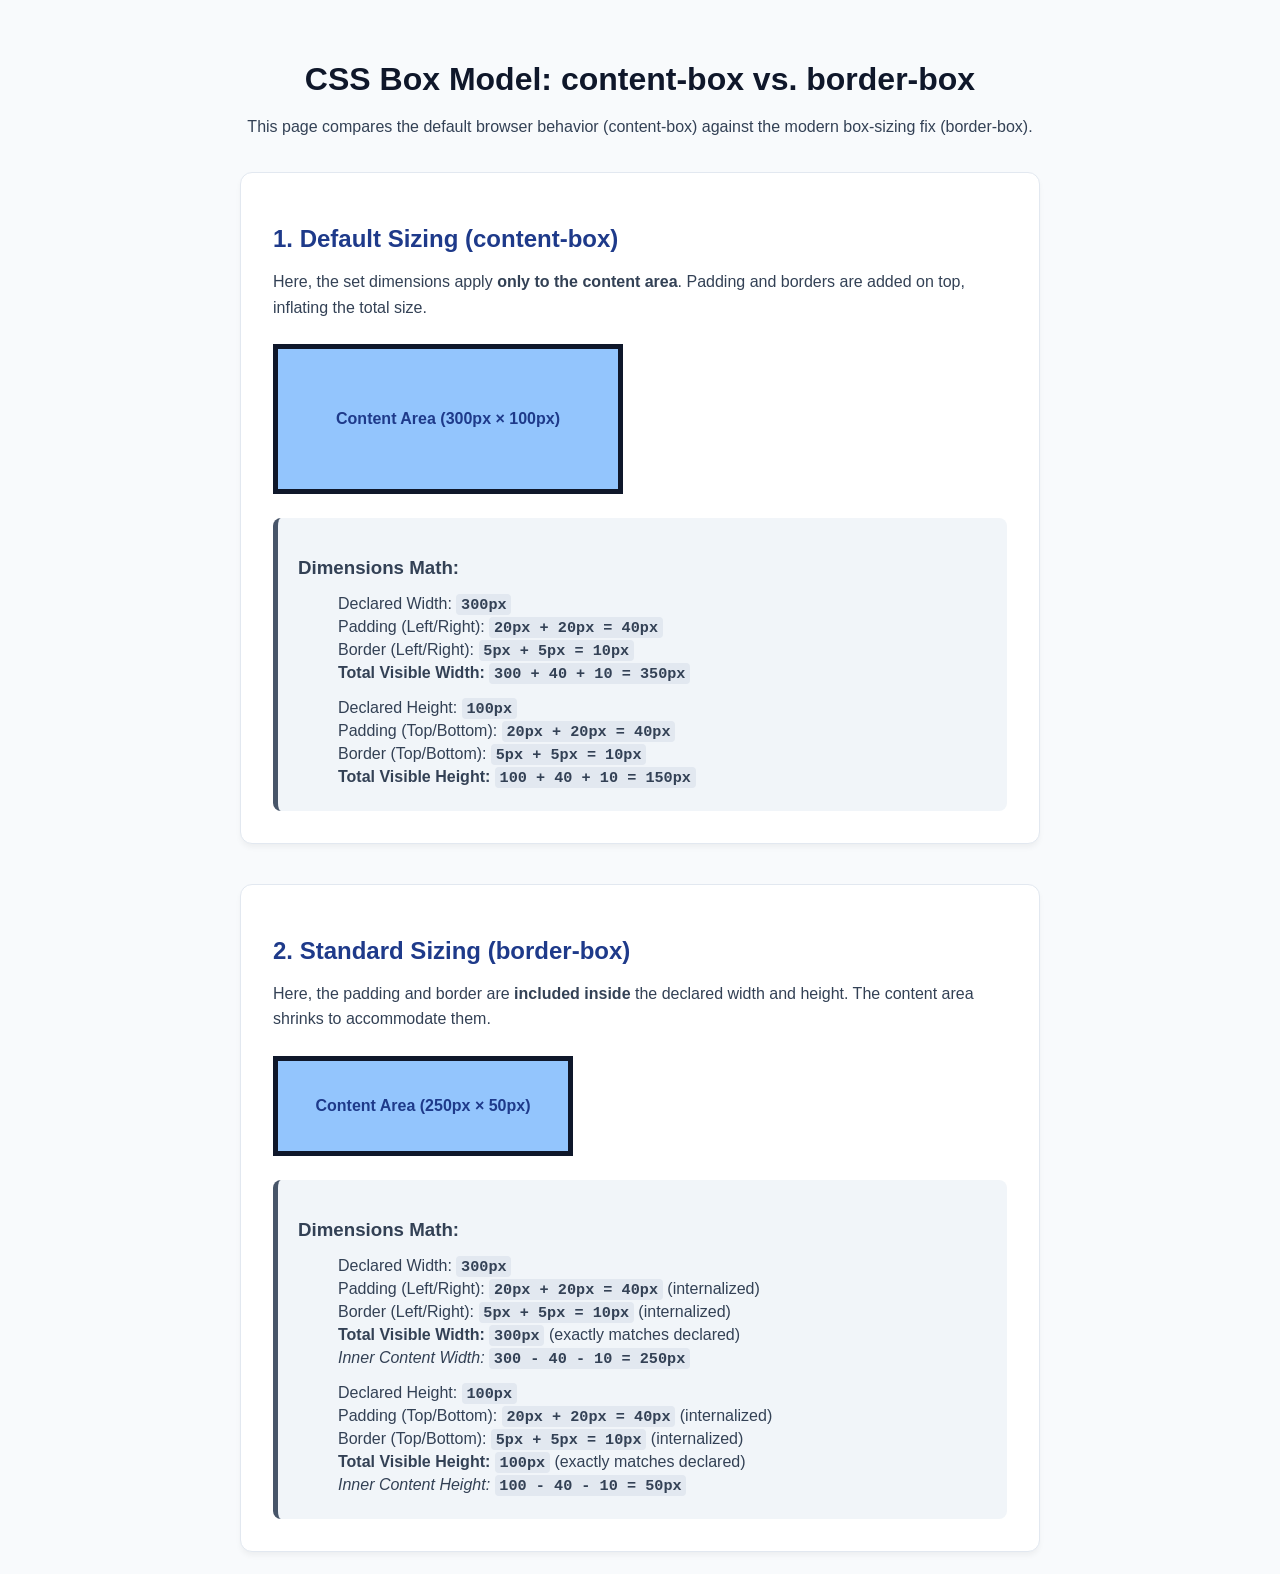
<file: Part_B_Exercises/box_model.html>
<!DOCTYPE html>
<html lang="en">
<head>
    <meta charset="UTF-8">
    <meta name="viewport" content="width=device-width, initial-scale=1.0">
    <meta name="description" content="Demonstration of the CSS Box Model with content-box vs border-box.">
    <title>CSS Box Model Demonstration</title>
    <link rel="stylesheet" href="box_model.css">
</head>
<body>

    <header>
        <h1>CSS Box Model: content-box vs. border-box</h1>
        <p>This page compares the default browser behavior (content-box) against the modern box-sizing fix (border-box).</p>
    </header>

    <main class="container">
        
        <!-- Box 1: content-box -->
        <section class="demo-section">
            <h2>1. Default Sizing (content-box)</h2>
            <p>Here, the set dimensions apply <b>only to the content area</b>. Padding and borders are added on top, inflating the total size.</p>
            
            <div class="box content-box">
                Content Area (300px &times; 100px)
            </div>

            <div class="calculation-card">
                <h3>Dimensions Math:</h3>
                <ul>
                    <li>Declared Width: <code>300px</code></li>
                    <li>Padding (Left/Right): <code>20px + 20px = 40px</code></li>
                    <li>Border (Left/Right): <code>5px + 5px = 10px</code></li>
                    <li><b>Total Visible Width:</b> <code>300 + 40 + 10 = 350px</code></li>
                </ul>
                <ul>
                    <li>Declared Height: <code>100px</code></li>
                    <li>Padding (Top/Bottom): <code>20px + 20px = 40px</code></li>
                    <li>Border (Top/Bottom): <code>5px + 5px = 10px</code></li>
                    <li><b>Total Visible Height:</b> <code>100 + 40 + 10 = 150px</code></li>
                </ul>
            </div>
        </section>

        <!-- Box 2: border-box -->
        <section class="demo-section">
            <h2>2. Standard Sizing (border-box)</h2>
            <p>Here, the padding and border are <b>included inside</b> the declared width and height. The content area shrinks to accommodate them.</p>

            <div class="box border-box">
                Content Area (250px &times; 50px)
            </div>

            <div class="calculation-card">
                <h3>Dimensions Math:</h3>
                <ul>
                    <li>Declared Width: <code>300px</code></li>
                    <li>Padding (Left/Right): <code>20px + 20px = 40px</code> (internalized)</li>
                    <li>Border (Left/Right): <code>5px + 5px = 10px</code> (internalized)</li>
                    <li><b>Total Visible Width:</b> <code>300px</code> (exactly matches declared)</li>
                    <li><i>Inner Content Width:</i> <code>300 - 40 - 10 = 250px</code></li>
                </ul>
                <ul>
                    <li>Declared Height: <code>100px</code></li>
                    <li>Padding (Top/Bottom): <code>20px + 20px = 40px</code> (internalized)</li>
                    <li>Border (Top/Bottom): <code>5px + 5px = 10px</code> (internalized)</li>
                    <li><b>Total Visible Height:</b> <code>100px</code> (exactly matches declared)</li>
                    <li><i>Inner Content Height:</i> <code>100 - 40 - 10 = 50px</code></li>
                </ul>
            </div>
        </section>

    </main>

</body>
</html>
</file>
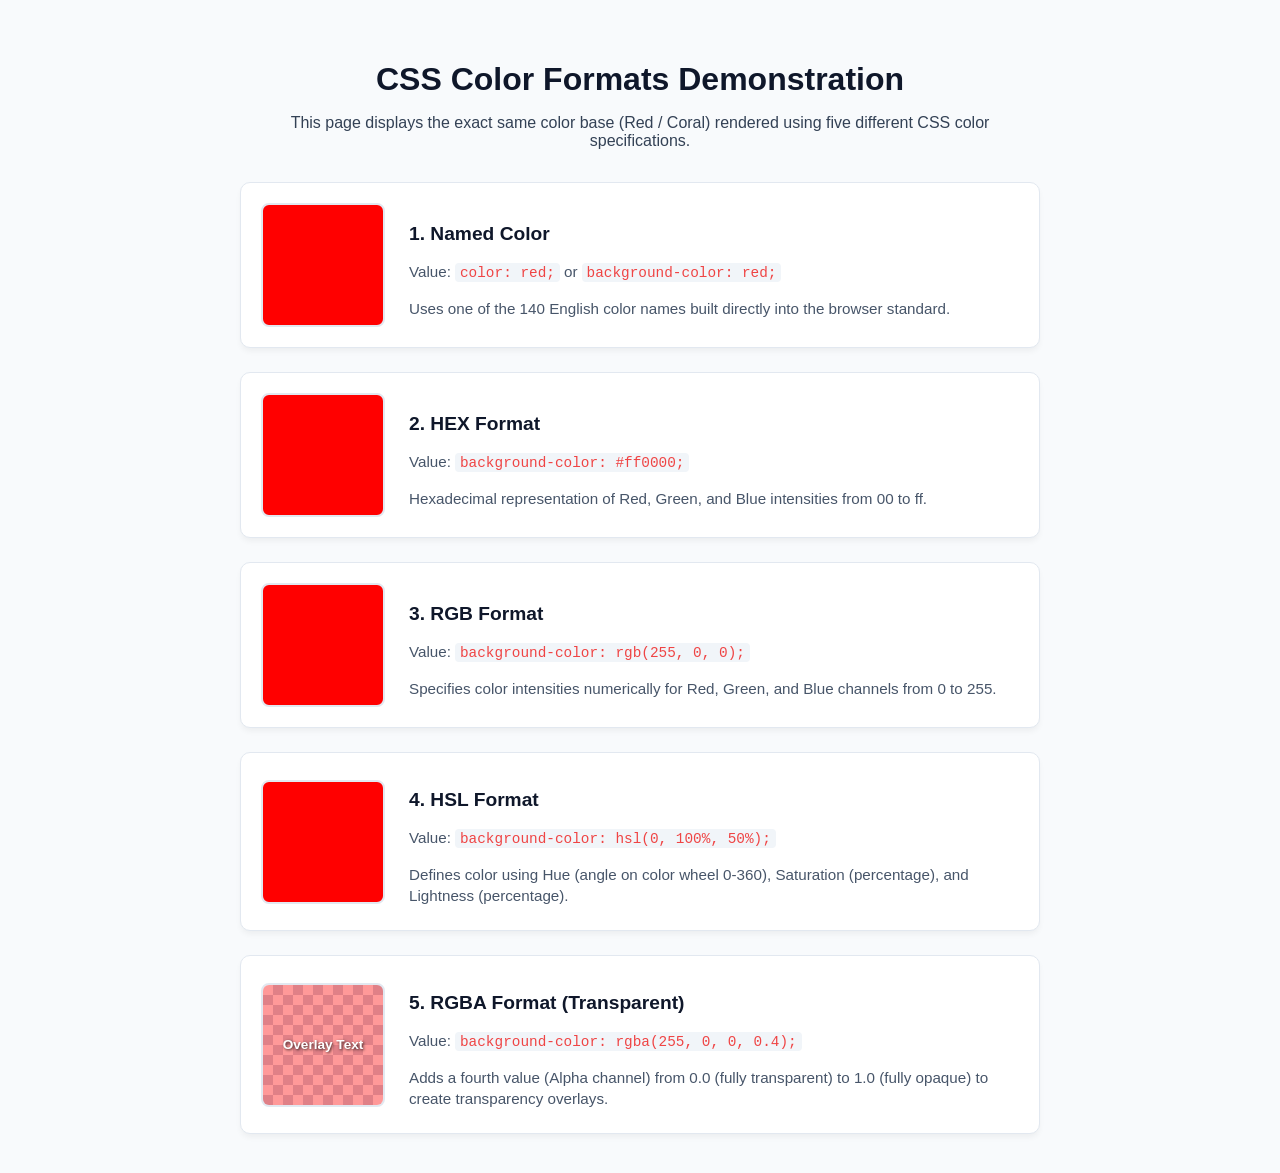
<file: Part_B_Exercises/colors.html>
<!DOCTYPE html>
<html lang="en">
<head>
    <meta charset="UTF-8">
    <meta name="viewport" content="width=device-width, initial-scale=1.0">
    <meta name="description" content="Demonstration of different CSS color formats including named, HEX, RGB, HSL, and RGBA.">
    <title>CSS Color Formats Demonstration</title>
    <link rel="stylesheet" href="colors.css">
</head>
<body>

    <header>
        <h1>CSS Color Formats Demonstration</h1>
        <p>This page displays the exact same color base (Red / Coral) rendered using five different CSS color specifications.</p>
    </header>

    <main class="container">
        
        <!-- Named Color -->
        <div class="color-card">
            <div class="color-box color-named"></div>
            <div class="color-details">
                <h2>1. Named Color</h2>
                <p>Value: <code>color: red;</code> or <code>background-color: red;</code></p>
                <p>Uses one of the 140 English color names built directly into the browser standard.</p>
            </div>
        </div>

        <!-- HEX Color -->
        <div class="color-card">
            <div class="color-box color-hex"></div>
            <div class="color-details">
                <h2>2. HEX Format</h2>
                <p>Value: <code>background-color: #ff0000;</code></p>
                <p>Hexadecimal representation of Red, Green, and Blue intensities from 00 to ff.</p>
            </div>
        </div>

        <!-- RGB Color -->
        <div class="color-card">
            <div class="color-box color-rgb"></div>
            <div class="color-details">
                <h2>3. RGB Format</h2>
                <p>Value: <code>background-color: rgb(255, 0, 0);</code></p>
                <p>Specifies color intensities numerically for Red, Green, and Blue channels from 0 to 255.</p>
            </div>
        </div>

        <!-- HSL Color -->
        <div class="color-card">
            <div class="color-box color-hsl"></div>
            <div class="color-details">
                <h2>4. HSL Format</h2>
                <p>Value: <code>background-color: hsl(0, 100%, 50%);</code></p>
                <p>Defines color using Hue (angle on color wheel 0-360), Saturation (percentage), and Lightness (percentage).</p>
            </div>
        </div>

        <!-- RGBA (Transparent) Color -->
        <div class="color-card">
            <div class="color-box color-rgba">
                <span>Overlay Text</span>
            </div>
            <div class="color-details">
                <h2>5. RGBA Format (Transparent)</h2>
                <p>Value: <code>background-color: rgba(255, 0, 0, 0.4);</code></p>
                <p>Adds a fourth value (Alpha channel) from 0.0 (fully transparent) to 1.0 (fully opaque) to create transparency overlays.</p>
            </div>
        </div>

    </main>

</body>
</html>
</file>
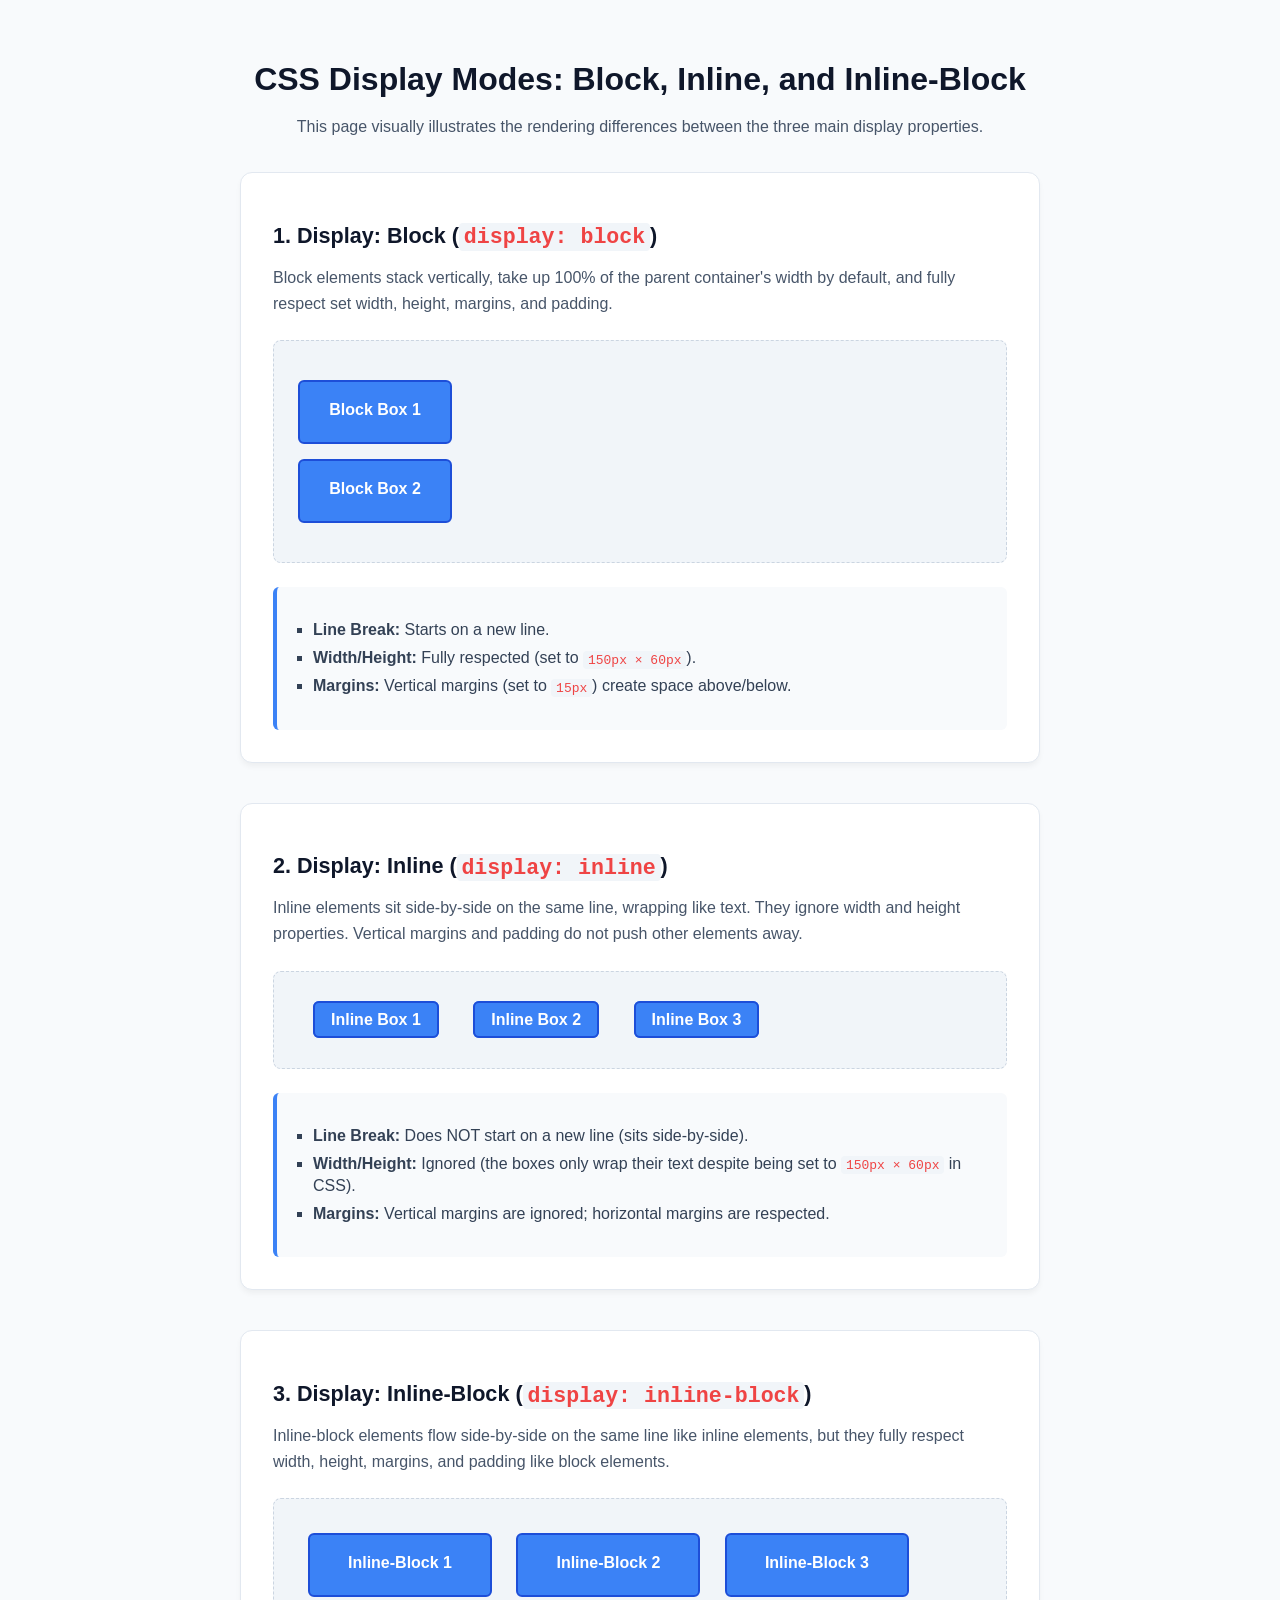
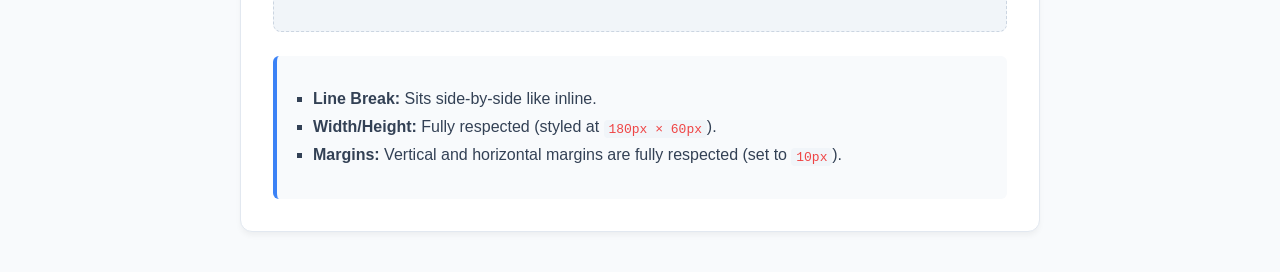
<file: Part_B_Exercises/display_modes.html>
<!DOCTYPE html>
<html lang="en">
<head>
    <meta charset="UTF-8">
    <meta name="viewport" content="width=device-width, initial-scale=1.0">
    <meta name="description" content="Demonstration of block, inline, and inline-block display modes in CSS.">
    <title>CSS Display Modes Demonstration</title>
    <link rel="stylesheet" href="display_modes.css">
</head>
<body>

    <header>
        <h1>CSS Display Modes: Block, Inline, and Inline-Block</h1>
        <p>This page visually illustrates the rendering differences between the three main display properties.</p>
    </header>

    <main class="container">

        <!-- 1. display: block -->
        <section class="display-section">
            <h2>1. Display: Block (<code>display: block</code>)</h2>
            <p>Block elements stack vertically, take up 100% of the parent container's width by default, and fully respect set width, height, margins, and padding.</p>
            <div class="demo-wrapper">
                <div class="block-box">Block Box 1</div>
                <div class="block-box">Block Box 2</div>
            </div>
            <div class="feature-notes">
                <ul>
                    <li><b>Line Break:</b> Starts on a new line.</li>
                    <li><b>Width/Height:</b> Fully respected (set to <code>150px &times; 60px</code>).</li>
                    <li><b>Margins:</b> Vertical margins (set to <code>15px</code>) create space above/below.</li>
                </ul>
            </div>
        </section>

        <!-- 2. display: inline -->
        <section class="display-section">
            <h2>2. Display: Inline (<code>display: inline</code>)</h2>
            <p>Inline elements sit side-by-side on the same line, wrapping like text. They ignore width and height properties. Vertical margins and padding do not push other elements away.</p>
            <div class="demo-wrapper inline-wrapper">
                <span class="inline-box">Inline Box 1</span>
                <span class="inline-box">Inline Box 2</span>
                <span class="inline-box">Inline Box 3</span>
            </div>
            <div class="feature-notes">
                <ul>
                    <li><b>Line Break:</b> Does NOT start on a new line (sits side-by-side).</li>
                    <li><b>Width/Height:</b> Ignored (the boxes only wrap their text despite being set to <code>150px &times; 60px</code> in CSS).</li>
                    <li><b>Margins:</b> Vertical margins are ignored; horizontal margins are respected.</li>
                </ul>
            </div>
        </section>

        <!-- 3. display: inline-block -->
        <section class="display-section">
            <h2>3. Display: Inline-Block (<code>display: inline-block</code>)</h2>
            <p>Inline-block elements flow side-by-side on the same line like inline elements, but they fully respect width, height, margins, and padding like block elements.</p>
            <div class="demo-wrapper">
                <div class="inline-block-box">Inline-Block 1</div>
                <div class="inline-block-box">Inline-Block 2</div>
                <div class="inline-block-box">Inline-Block 3</div>
            </div>
            <div class="feature-notes">
                <ul>
                    <li><b>Line Break:</b> Sits side-by-side like inline.</li>
                    <li><b>Width/Height:</b> Fully respected (styled at <code>180px &times; 60px</code>).</li>
                    <li><b>Margins:</b> Vertical and horizontal margins are fully respected (set to <code>10px</code>).</li>
                </ul>
            </div>
        </section>

    </main>

</body>
</html>
</file>
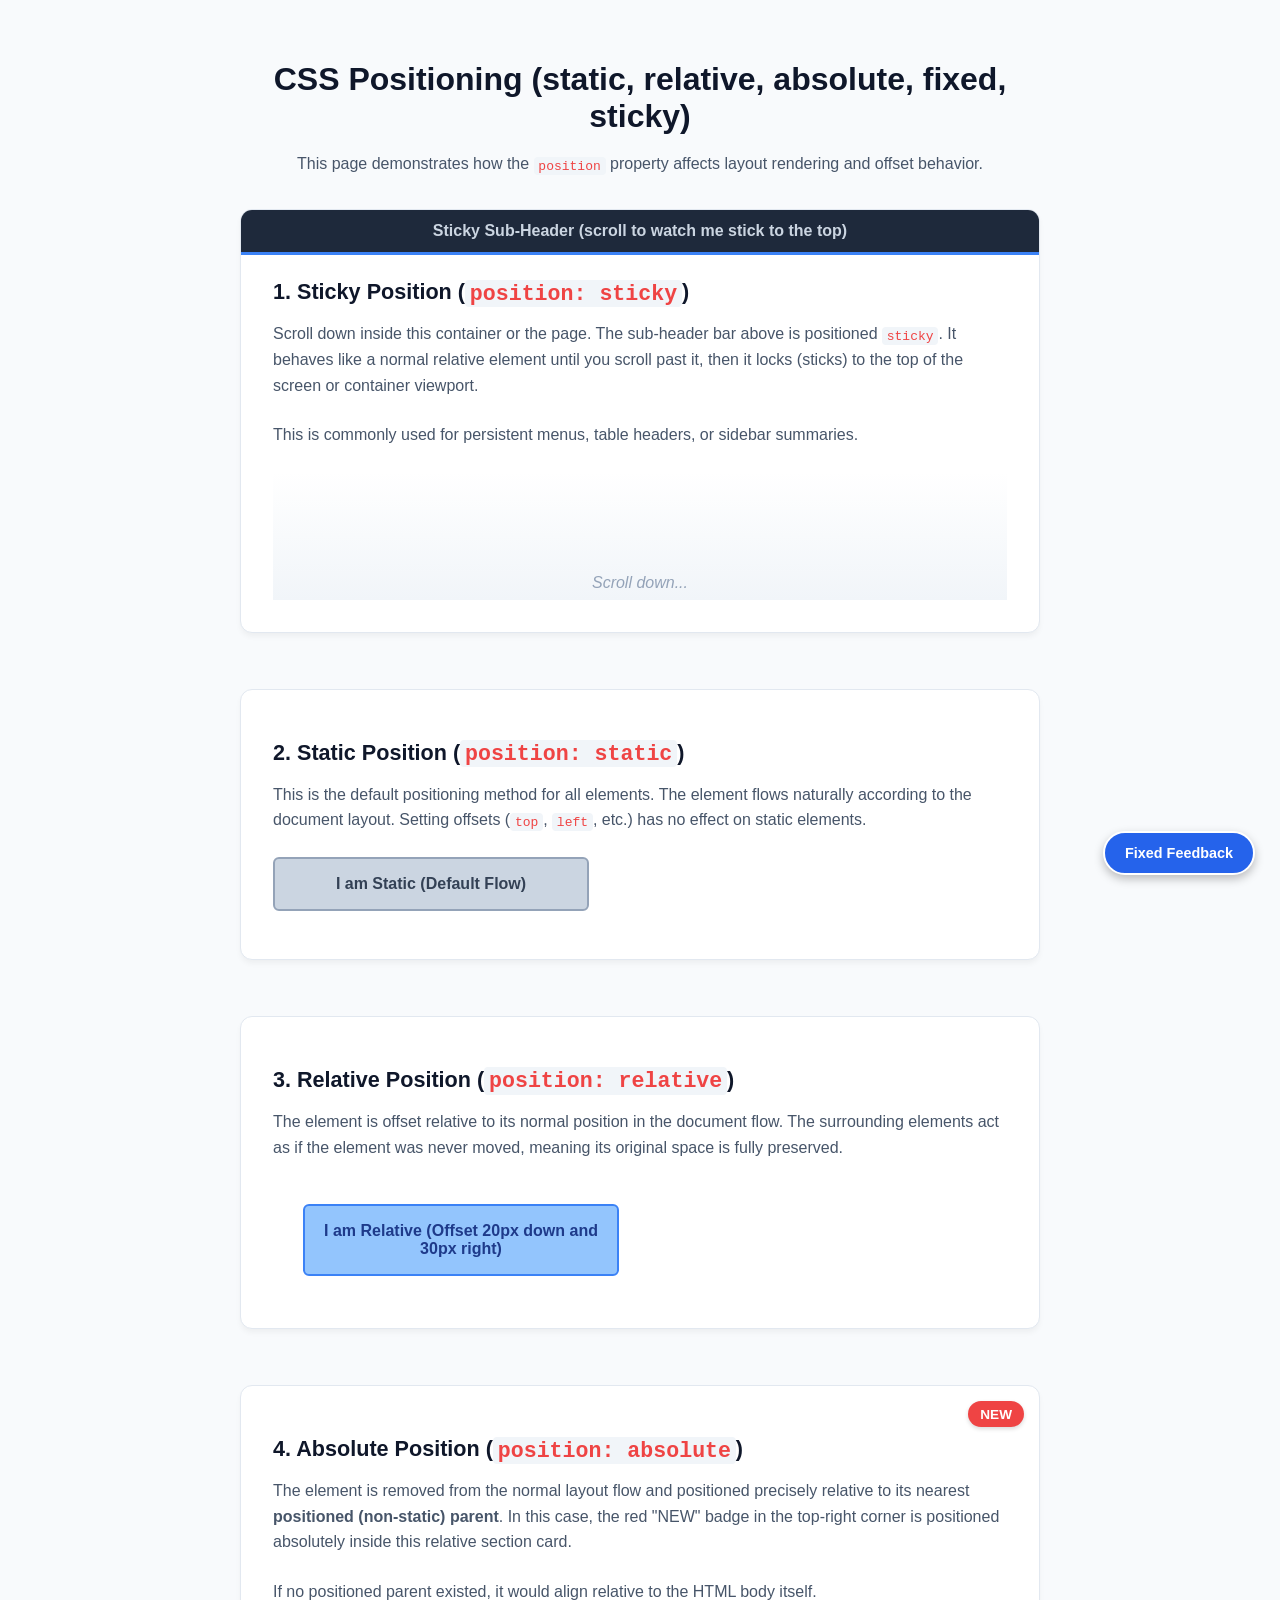
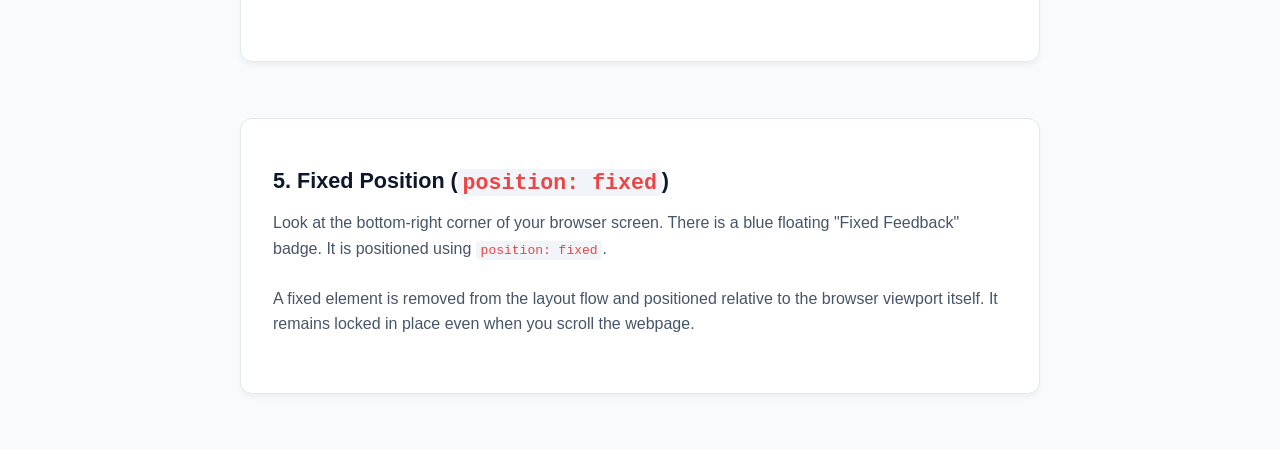
<file: Part_B_Exercises/positioning.html>
<!DOCTYPE html>
<html lang="en">
<head>
    <meta charset="UTF-8">
    <meta name="viewport" content="width=device-width, initial-scale=1.0">
    <meta name="description" content="Demonstration of the five CSS position properties.">
    <title>CSS Positioning Demonstration</title>
    <link rel="stylesheet" href="positioning.css">
</head>
<body>

    <!-- Static Header -->
    <header>
        <h1>CSS Positioning (static, relative, absolute, fixed, sticky)</h1>
        <p>This page demonstrates how the <code>position</code> property affects layout rendering and offset behavior.</p>
    </header>

    <!-- Fixed Element (Floating Feedback Button) -->
    <div class="fixed-badge">
        Fixed Feedback
    </div>

    <main class="container">

        <!-- Sticky Header Demo Container -->
        <section class="demo-card sticky-container">
            <!-- Sticky Element -->
            <div class="sticky-bar">
                Sticky Sub-Header (scroll to watch me stick to the top)
            </div>
            
            <div class="card-content">
                <h2>1. Sticky Position (<code>position: sticky</code>)</h2>
                <p>Scroll down inside this container or the page. The sub-header bar above is positioned <code>sticky</code>. It behaves like a normal relative element until you scroll past it, then it locks (sticks) to the top of the screen or container viewport.</p>
                <p>This is commonly used for persistent menus, table headers, or sidebar summaries.</p>
                <div class="scroll-filler">Scroll down...</div>
            </div>
        </section>

        <!-- Static Positioning -->
        <section class="demo-card">
            <h2>2. Static Position (<code>position: static</code>)</h2>
            <p>This is the default positioning method for all elements. The element flows naturally according to the document layout. Setting offsets (<code>top</code>, <code>left</code>, etc.) has no effect on static elements.</p>
            <div class="box-static">
                I am Static (Default Flow)
            </div>
        </section>

        <!-- Relative Positioning -->
        <section class="demo-card">
            <h2>3. Relative Position (<code>position: relative</code>)</h2>
            <p>The element is offset relative to its normal position in the document flow. The surrounding elements act as if the element was never moved, meaning its original space is fully preserved.</p>
            <div class="box-relative">
                I am Relative (Offset 20px down and 30px right)
            </div>
        </section>

        <!-- Absolute Positioning (Badge inside Relative Parent) -->
        <section class="demo-card relative-parent">
            <!-- Absolute Element -->
            <div class="absolute-badge">
                NEW
            </div>

            <h2>4. Absolute Position (<code>position: absolute</code>)</h2>
            <p>The element is removed from the normal layout flow and positioned precisely relative to its nearest <b>positioned (non-static) parent</b>. In this case, the red "NEW" badge in the top-right corner is positioned absolutely inside this relative section card.</p>
            <p>If no positioned parent existed, it would align relative to the HTML body itself.</p>
        </section>

        <!-- Fixed Positioning Info -->
        <section class="demo-card">
            <h2>5. Fixed Position (<code>position: fixed</code>)</h2>
            <p>Look at the bottom-right corner of your browser screen. There is a blue floating "Fixed Feedback" badge. It is positioned using <code>position: fixed</code>.</p>
            <p>A fixed element is removed from the layout flow and positioned relative to the browser viewport itself. It remains locked in place even when you scroll the webpage.</p>
        </section>

    </main>

</body>
</html>
</file>
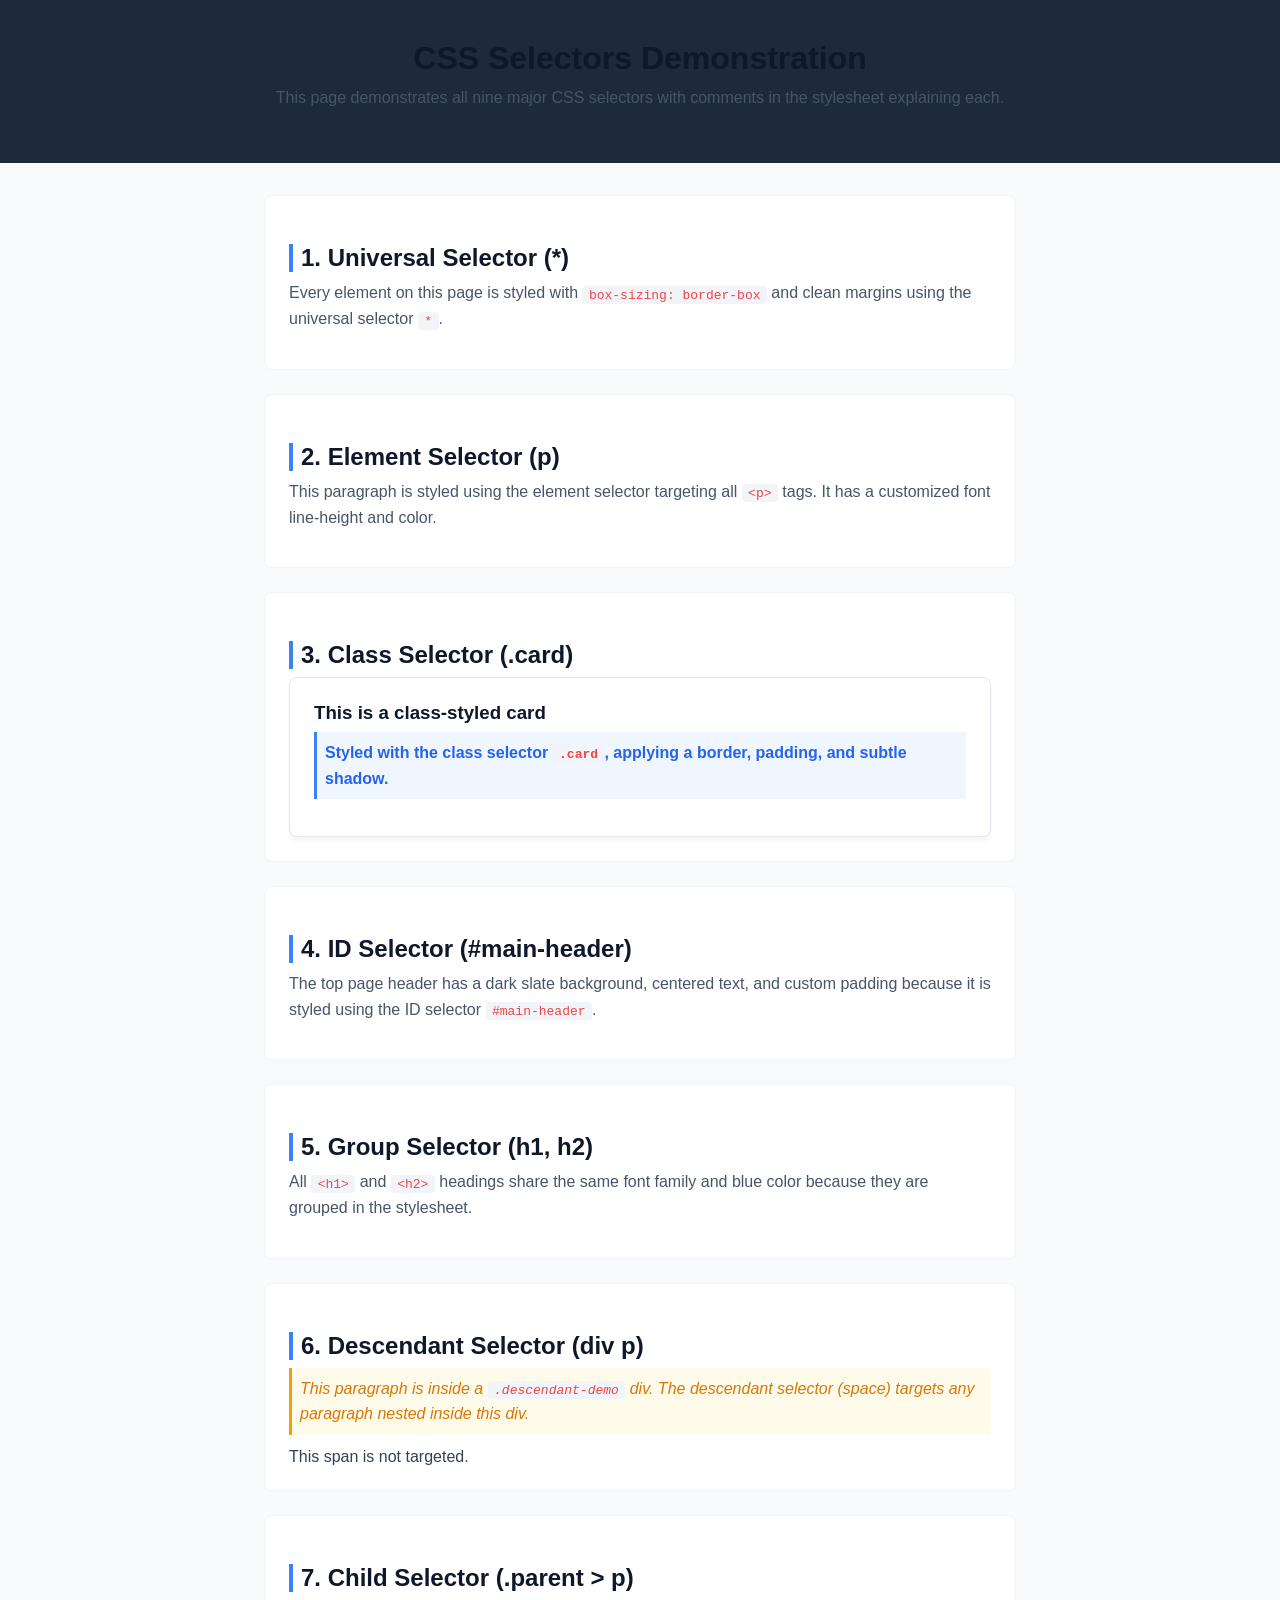
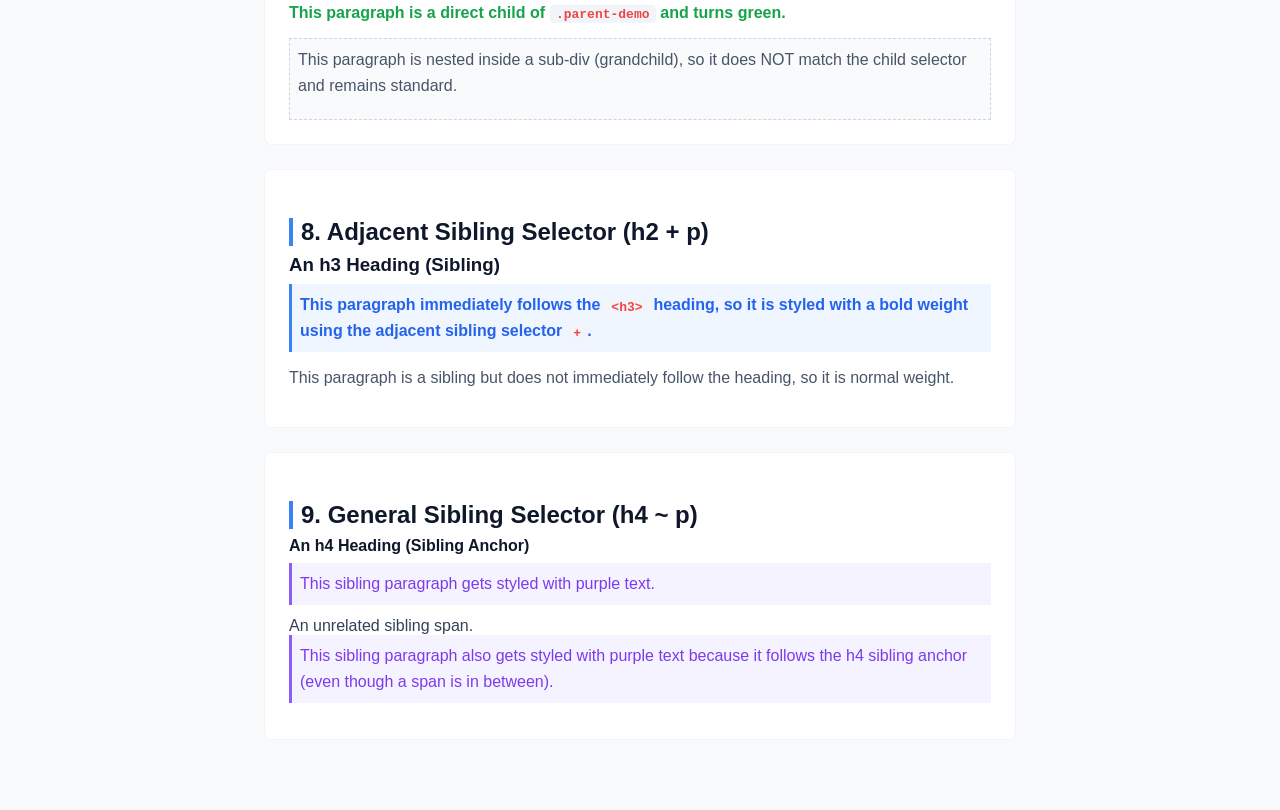
<file: Part_B_Exercises/selectors.html>
<!DOCTYPE html>
<html lang="en">
<head>
    <meta charset="UTF-8">
    <meta name="viewport" content="width=device-width, initial-scale=1.0">
    <meta name="description" content="Demonstration of the nine primary CSS selectors.">
    <title>CSS Selectors Demonstration</title>
    <link rel="stylesheet" href="selectors.css">
</head>
<body>

    <header id="main-header">
        <h1>CSS Selectors Demonstration</h1>
        <p>This page demonstrates all nine major CSS selectors with comments in the stylesheet explaining each.</p>
    </header>

    <main class="content-container">
        
        <section class="selector-section">
            <h2>1. Universal Selector (*)</h2>
            <p>Every element on this page is styled with <code>box-sizing: border-box</code> and clean margins using the universal selector <code>*</code>.</p>
        </section>

        <section class="selector-section">
            <h2>2. Element Selector (p)</h2>
            <p>This paragraph is styled using the element selector targeting all <code>&lt;p&gt;</code> tags. It has a customized font line-height and color.</p>
        </section>

        <section class="selector-section">
            <h2>3. Class Selector (.card)</h2>
            <div class="card">
                <h3>This is a class-styled card</h3>
                <p>Styled with the class selector <code>.card</code>, applying a border, padding, and subtle shadow.</p>
            </div>
        </section>

        <section class="selector-section">
            <h2>4. ID Selector (#main-header)</h2>
            <p>The top page header has a dark slate background, centered text, and custom padding because it is styled using the ID selector <code>#main-header</code>.</p>
        </section>

        <section class="selector-section">
            <h2>5. Group Selector (h1, h2)</h2>
            <p>All <code>&lt;h1&gt;</code> and <code>&lt;h2&gt;</code> headings share the same font family and blue color because they are grouped in the stylesheet.</p>
        </section>

        <section class="selector-section">
            <h2>6. Descendant Selector (div p)</h2>
            <div class="descendant-demo">
                <p>This paragraph is inside a <code>.descendant-demo</code> div. The descendant selector (space) targets any paragraph nested inside this div.</p>
                <span>This span is not targeted.</span>
            </div>
        </section>

        <section class="selector-section">
            <h2>7. Child Selector (.parent > p)</h2>
            <div class="parent-demo">
                <p>This paragraph is a direct child of <code>.parent-demo</code> and turns green.</p>
                <div class="nested-box">
                    <p>This paragraph is nested inside a sub-div (grandchild), so it does NOT match the child selector and remains standard.</p>
                </div>
            </div>
        </section>

        <section class="selector-section">
            <h2>8. Adjacent Sibling Selector (h2 + p)</h2>
            <h3>An h3 Heading (Sibling)</h3>
            <p>This paragraph immediately follows the <code>&lt;h3&gt;</code> heading, so it is styled with a bold weight using the adjacent sibling selector <code>+</code>.</p>
            <p>This paragraph is a sibling but does not immediately follow the heading, so it is normal weight.</p>
        </section>

        <section class="selector-section">
            <h2>9. General Sibling Selector (h4 ~ p)</h2>
            <h4>An h4 Heading (Sibling Anchor)</h4>
            <p>This sibling paragraph gets styled with purple text.</p>
            <span>An unrelated sibling span.</span>
            <p>This sibling paragraph also gets styled with purple text because it follows the h4 sibling anchor (even though a span is in between).</p>
        </section>

    </main>

</body>
</html>
</file>
<file: Part_B_Exercises/box_model.css>
body {
    font-family: Arial, sans-serif;
    background-color: #f8fafc;
    color: #334155;
    padding: 2rem;
}

header {
    max-width: 800px;
    margin: 0 auto 2rem auto;
    text-align: center;
}

h1 {
    color: #0f172a;
    margin-bottom: 0.5rem;
}

.container {
    max-width: 800px;
    margin: 0 auto;
    display: flex;
    flex-direction: column;
    gap: 2.5rem;
}

.demo-section {
    background: white;
    padding: 2rem;
    border-radius: 12px;
    border: 1px solid #e2e8f0;
    box-shadow: 0 4px 6px -1px rgba(0,0,0,0.05);
}

h2 {
    color: #1e3a8a;
    margin-bottom: 1rem;
}

p {
    margin-bottom: 1.5rem;
    line-height: 1.6;
}

/* Core box styles */
.box {
    width: 300px;
    height: 100px;
    padding: 20px;
    border: 5px solid #0f172a;
    background-color: #93c5fd;
    color: #1e3a8a;
    font-weight: bold;
    text-align: center;
    display: flex;
    align-items: center;
    justify-content: center;
    margin-bottom: 1.5rem;
}

/* ===== Box 1: content-box ===== */
.content-box {
    box-sizing: content-box; /* default behavior */
}

/* ===== Box 2: border-box ===== */
.border-box {
    box-sizing: border-box; /* modern reset behavior */
}

/* Calculation Details Card */
.calculation-card {
    background-color: #f1f5f9;
    padding: 1.25rem;
    border-radius: 8px;
    border-left: 5px solid #475569;
}

.calculation-card h3 {
    margin-bottom: 0.75rem;
    color: #334155;
}

.calculation-card ul {
    list-style-type: none;
    margin-bottom: 0.75rem;
}

.calculation-card ul:last-child {
    margin-bottom: 0;
}

.calculation-card li {
    margin-bottom: 0.25rem;
}

code {
    background-color: #e2e8f0;
    padding: 0.1rem 0.3rem;
    border-radius: 4px;
    font-family: monospace;
    font-size: 0.95rem;
    font-weight: bold;
}
</file>
<file: Part_B_Exercises/colors.css>
body {
    font-family: Arial, sans-serif;
    background-color: #f8fafc;
    color: #334155;
    padding: 2rem;
}

header {
    max-width: 800px;
    margin: 0 auto 2rem auto;
    text-align: center;
}

h1 {
    color: #0f172a;
    margin-bottom: 0.5rem;
}

.container {
    max-width: 800px;
    margin: 0 auto;
    display: flex;
    flex-direction: column;
    gap: 1.5rem;
}

.color-card {
    background: white;
    padding: 1.25rem;
    border-radius: 10px;
    border: 1px solid #e2e8f0;
    box-shadow: 0 4px 6px -1px rgba(0,0,0,0.05);
    display: flex;
    gap: 1.5rem;
    align-items: center;
}

/* Core box styles */
.color-box {
    width: 120px;
    height: 120px;
    border-radius: 8px;
    border: 2px solid #e2e8f0;
    flex-shrink: 0;
    
    /* Center text internally for RGBA overlay */
    display: flex;
    align-items: center;
    justify-content: center;
}

.color-details {
    flex-grow: 1;
}

.color-details h2 {
    color: #0f172a;
    font-size: 1.2rem;
    margin-bottom: 0.5rem;
}

.color-details p {
    margin-bottom: 0.25rem;
    font-size: 0.95rem;
    color: #475569;
    line-height: 1.4;
}

code {
    background-color: #f1f5f9;
    color: #ef4444;
    padding: 0.1rem 0.3rem;
    border-radius: 4px;
    font-family: monospace;
    font-size: 0.9rem;
}

/* ===== Colors specifications ===== */

/* 1. Named */
.color-named {
    background-color: red;
}

/* 2. HEX */
.color-hex {
    background-color: #ff0000;
}

/* 3. RGB */
.color-rgb {
    background-color: rgb(255, 0, 0);
}

/* 4. HSL */
.color-hsl {
    background-color: hsl(0, 100%, 50%);
}

/* 5. RGBA (with transparency) */
.color-rgba {
    /* Uses a dotted background style underneath to show off transparency */
    background: linear-gradient(45deg, #cbd5e1 25%, transparent 25%), 
                linear-gradient(-45deg, #cbd5e1 25%, transparent 25%), 
                linear-gradient(45deg, transparent 75%, #cbd5e1 75%), 
                linear-gradient(-45deg, transparent 75%, #cbd5e1 75%);
    background-size: 20px 20px;
    background-position: 0 0, 0 10px, 10px -10px, -10px 0px;
    position: relative;
}

.color-rgba::before {
    content: "";
    position: absolute;
    top: 0; left: 0; right: 0; bottom: 0;
    background-color: rgba(255, 0, 0, 0.4); /* transparent red overlay */
    border-radius: 6px;
}

.color-rgba span {
    position: relative;
    z-index: 2;
    color: white;
    font-weight: bold;
    text-shadow: 1px 1px 3px rgba(0,0,0,0.8);
    font-size: 0.85rem;
}
</file>
<file: Part_B_Exercises/display_modes.css>
body {
    font-family: Arial, sans-serif;
    background-color: #f8fafc;
    color: #334155;
    padding: 2rem;
}

header {
    max-width: 800px;
    margin: 0 auto 2rem auto;
    text-align: center;
}

h1 {
    color: #0f172a;
    margin-bottom: 0.5rem;
}

.container {
    max-width: 800px;
    margin: 0 auto;
    display: flex;
    flex-direction: column;
    gap: 2.5rem;
}

.display-section {
    background: white;
    padding: 2rem;
    border-radius: 12px;
    border: 1px solid #e2e8f0;
    box-shadow: 0 4px 6px -1px rgba(0,0,0,0.05);
}

h2 {
    color: #0f172a;
    margin-bottom: 1rem;
    font-size: 1.35rem;
}

p {
    margin-bottom: 1.5rem;
    line-height: 1.6;
    color: #475569;
}

.demo-wrapper {
    background-color: #f1f5f9;
    padding: 1.5rem;
    border-radius: 8px;
    border: 1px dashed #cbd5e1;
    margin-bottom: 1.5rem;
}

/* Base styles for the boxes to demonstrate sizing behavior */
.block-box, .inline-box, .inline-block-box {
    width: 150px;
    height: 60px;
    background-color: #3b82f6;
    color: white;
    font-weight: bold;
    text-align: center;
    border-radius: 6px;
    border: 2px solid #1d4ed8;
    
    /* Center text internally */
    display: inline-flex;
    align-items: center;
    justify-content: center;
}

/* Override flex-internal display for inline elements to show true behavior */
.inline-box {
    display: inline;
    padding: 0.5rem 1rem; /* Padding added for visualization */
}

/* ===== 1. Block Display ===== */
.block-box {
    display: block;
    margin: 15px 0;
    /* Reset flex alignment since block is applied */
    text-align: center;
    line-height: 56px; /* center text vertically manually */
}

/* ===== 2. Inline Display ===== */
.inline-box {
    display: inline;
    margin: 25px 15px; /* vertical margin will be ignored, horizontal works */
}

.inline-wrapper {
    line-height: 3; /* gives space between lines for visualization */
}

/* ===== 3. Inline-Block Display ===== */
.inline-block-box {
    display: inline-block;
    width: 180px;
    margin: 10px;
    /* Reset text alignment since inline-block is applied */
    text-align: center;
    line-height: 56px;
}

/* Feature Notes styling */
.feature-notes {
    background-color: #f8fafc;
    padding: 1rem;
    border-radius: 6px;
    border-left: 4px solid #3b82f6;
}

.feature-notes ul {
    list-style-type: square;
    padding-left: 1.25rem;
}

.feature-notes li {
    margin-bottom: 0.35rem;
    line-height: 1.4;
}

code {
    background-color: #f1f5f9;
    color: #ef4444;
    padding: 0.1rem 0.3rem;
    border-radius: 4px;
    font-family: monospace;
}
</file>
<file: Part_B_Exercises/positioning.css>
body {
    font-family: Arial, sans-serif;
    background-color: #f8fafc;
    color: #334155;
    padding: 2rem;
}

header {
    max-width: 800px;
    margin: 0 auto 2rem auto;
    text-align: center;
}

h1 {
    color: #0f172a;
    margin-bottom: 0.5rem;
}

.container {
    max-width: 800px;
    margin: 0 auto;
    display: flex;
    flex-direction: column;
    gap: 2.5rem;
}

.demo-card {
    background: white;
    padding: 2rem;
    border-radius: 12px;
    border: 1px solid #e2e8f0;
    box-shadow: 0 4px 6px -1px rgba(0,0,0,0.05);
    margin-bottom: 1rem;
}

h2 {
    color: #0f172a;
    margin-bottom: 1rem;
    font-size: 1.35rem;
}

p {
    margin-bottom: 1.5rem;
    line-height: 1.6;
    color: #475569;
}

/* ===== 1. Static Positioning (Default) ===== */
.box-static {
    position: static;
    background-color: #cbd5e1;
    color: #334155;
    padding: 1rem;
    border-radius: 6px;
    border: 2px solid #94a3b8;
    font-weight: bold;
    text-align: center;
    width: 280px;
    margin: 1rem 0;
}

/* ===== 2. Relative Positioning ===== */
.box-relative {
    position: relative;
    top: 20px;
    left: 30px;
    background-color: #93c5fd;
    color: #1e3a8a;
    padding: 1rem;
    border-radius: 6px;
    border: 2px solid #3b82f6;
    font-weight: bold;
    text-align: center;
    width: 280px;
    margin-bottom: 40px; /* add spacing since box overflows downward */
}

/* ===== 3. Absolute Positioning ===== */
/* The parent must be positioned (non-static) to contain the absolute child */
.relative-parent {
    position: relative;
}

.absolute-badge {
    position: absolute;
    top: 15px;
    right: 15px;
    background-color: #ef4444;
    color: white;
    font-weight: bold;
    font-size: 0.85rem;
    padding: 0.35rem 0.75rem;
    border-radius: 20px;
    box-shadow: 0 2px 4px rgba(0,0,0,0.15);
}

/* ===== 4. Fixed Positioning ===== */
/* Positioned relative to the viewport. Stays in place on scroll. */
.fixed-badge {
    position: fixed;
    bottom: 25px;
    right: 25px;
    background-color: #2563eb;
    color: white;
    font-weight: bold;
    padding: 0.75rem 1.25rem;
    border-radius: 30px;
    box-shadow: 0 4px 10px rgba(0,0,0,0.25);
    z-index: 1000; /* stays on top of everything */
    border: 2px solid #ffffff;
    cursor: pointer;
    font-size: 0.9rem;
}

.fixed-badge:hover {
    background-color: #1d4ed8;
}

/* ===== 5. Sticky Positioning ===== */
/* Bebehaves like relative, then sticks to top: 0 once reached */
.sticky-container {
    padding-top: 0; /* so sticky element touches edge easily */
    overflow: hidden;
}

.sticky-bar {
    position: sticky;
    top: 0; /* threshold */
    background-color: #1e293b;
    color: #cbd5e1;
    font-weight: bold;
    text-align: center;
    padding: 0.75rem 1rem;
    border-bottom: 3px solid #3b82f6;
    margin: 0 -2rem 1.5rem -2rem; /* bleed out to the card edges */
    z-index: 10;
}

.scroll-filler {
    height: 120px;
    background: linear-gradient(#ffffff, #f1f5f9);
    display: flex;
    align-items: flex-end;
    justify-content: center;
    color: #94a3b8;
    font-style: italic;
    padding-bottom: 0.5rem;
}

code {
    background-color: #f1f5f9;
    color: #ef4444;
    padding: 0.1rem 0.3rem;
    border-radius: 4px;
    font-family: monospace;
}
</file>
<file: Part_B_Exercises/selectors.css>
/* ===== 1. Universal Selector (*) ===== */
/* Selects every element on the page. Typically used for resets. */
* {
    box-sizing: border-box;
    margin: 0;
    padding: 0;
}

/* Base Body Style */
body {
    font-family: Arial, sans-serif;
    background-color: #f8fafc;
    color: #334155;
    padding-bottom: 3rem;
}

/* ===== 2. Element Selector (p) ===== */
/* Selects all elements of a given tag name. */
p {
    line-height: 1.6;
    margin-bottom: 0.8rem;
    color: #475569;
}

/* ===== 3. Class Selector (.card) ===== */
/* Selects elements with class="card". Written with a leading dot. */
.card {
    background-color: white;
    border: 1px solid #e2e8f0;
    border-radius: 8px;
    padding: 1.5rem;
    box-shadow: 0 4px 6px -1px rgba(0,0,0,0.05);
}

/* ===== 4. ID Selector (#main-header) ===== */
/* Selects the single element with id="main-header". Written with a leading hash. */
#main-header {
    background-color: #1e293b;
    color: white;
    text-align: center;
    padding: 2.5rem 1rem;
    margin-bottom: 2rem;
}

/* ===== 5. Group Selector (h1, h2, h3, h4) ===== */
/* Selects multiple selectors simultaneously. Separated by commas. */
h1, h2, h3, h4 {
    font-family: 'Segoe UI', sans-serif;
    color: #0f172a;
    margin-bottom: 0.5rem;
}

h2 {
    border-left: 4px solid #3b82f6;
    padding-left: 0.5rem;
    margin-top: 1.5rem;
}

/* Layout container styling */
.content-container {
    max-width: 800px;
    margin: 0 auto;
    padding: 0 1.5rem;
}

.selector-section {
    background: white;
    margin-bottom: 1.5rem;
    padding: 1.5rem;
    border-radius: 8px;
    border: 1px solid #f1f5f9;
}

code {
    background-color: #f1f5f9;
    color: #ef4444;
    padding: 0.1rem 0.4rem;
    border-radius: 4px;
    font-family: monospace;
}

/* ===== 6. Descendant Selector (space) ===== */
/* Selects <a> elements that are INSIDE a <nav> (at any level of nesting). */
.descendant-demo p {
    color: #d97706;
    font-style: italic;
    background-color: #fffbeb;
    padding: 0.5rem;
    border-left: 3px solid #f59e0b;
}

/* ===== 7. Child Selector (>) ===== */
/* Selects elements that are direct, immediate children of another element. */
.parent-demo > p {
    color: #16a34a;
    font-weight: bold;
}

.nested-box {
    margin-top: 0.5rem;
    padding: 0.5rem;
    background-color: #f8fafc;
    border: 1px dashed #cbd5e1;
}

/* ===== 8. Adjacent Sibling Selector (+) ===== */
/* Selects the sibling element that comes immediately after another element. */
h3 + p {
    font-weight: bold;
    color: #2563eb;
    background-color: #eff6ff;
    padding: 0.5rem;
    border-left: 3px solid #3b82f6;
}

/* ===== 9. General Sibling Selector (~) ===== */
/* Selects all sibling elements that come after another element. */
h4 ~ p {
    color: #7c3aed;
    background-color: #f5f3ff;
    padding: 0.5rem;
    border-left: 3px solid #8b5cf6;
}
</file>
